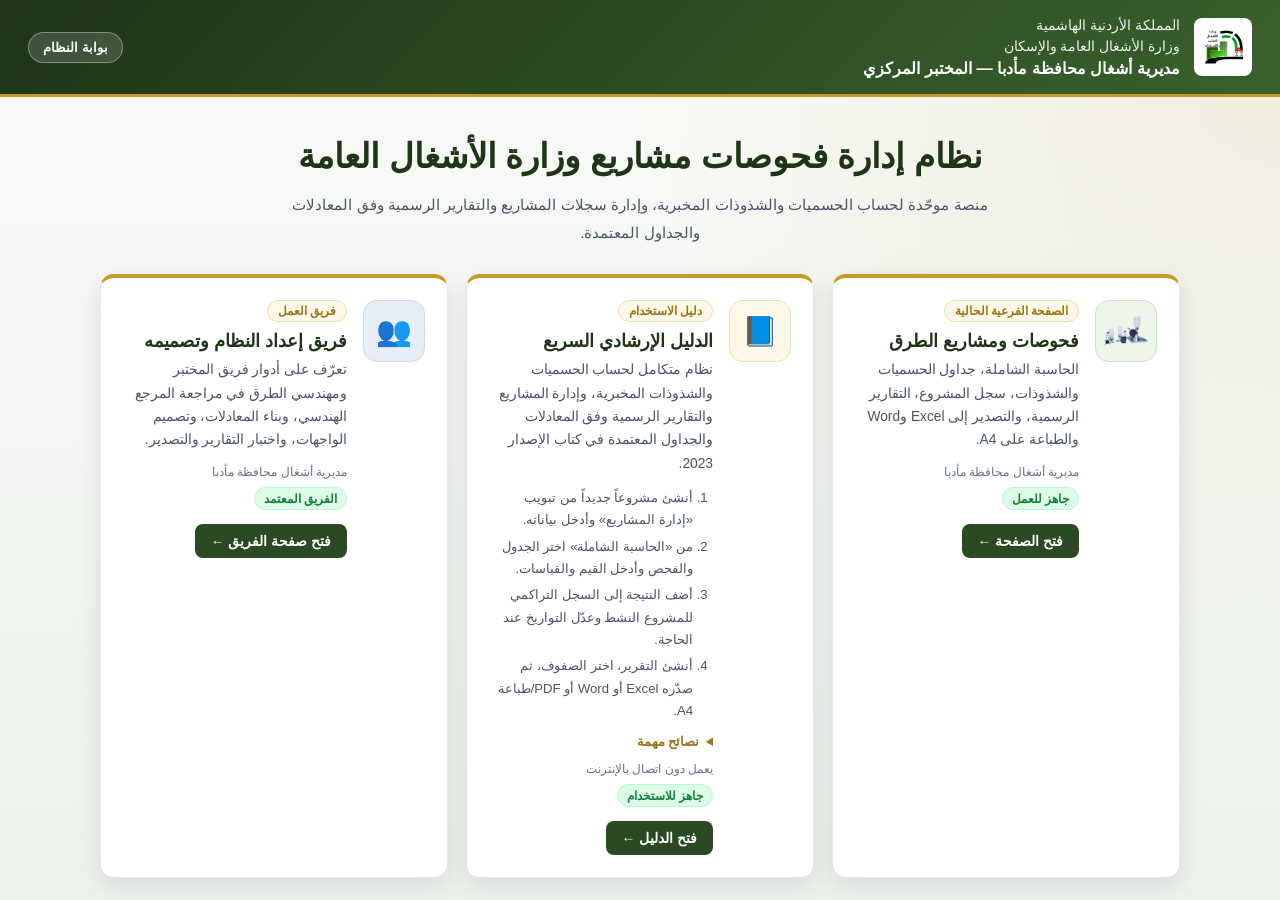
<file: portal.html>
<!DOCTYPE html>
<html lang="ar" dir="rtl">
<head>
  <meta charset="utf-8" />
  <meta name="viewport" content="width=device-width, initial-scale=1" />
  <title>نظام إدارة فحوصات مشاريع وزارة الأشغال العامة</title>
  <style>
    :root {
      --primary-900: #1e3518;
      --primary-800: #2b4922;
      --primary-700: #3a612d;
      --primary-100: #eef5eb;
      --primary-50: #f6faf4;
      --gold-700: #9a7418;
      --gold-600: #c59b27;
      --gold-100: #fdf8e7;
      --slate-900: #0f172a;
      --slate-600: #475569;
      --slate-500: #64748b;
      --slate-300: #cbd5e1;
      --slate-200: #e2e8f0;
      --slate-100: #f1f5f9;
      --white: #ffffff;
      --radius-lg: 14px;
      --radius-md: 10px;
      --shadow-md: 0 8px 24px rgba(15, 23, 42, 0.10);
    }

    * { box-sizing: border-box; margin: 0; padding: 0; }

    html, body { height: 100%; }

    body {
      font-family: "Segoe UI", Tahoma, Arial, sans-serif;
      color: var(--slate-900);
      background: var(--slate-100);
      overflow: hidden;
    }

    .hidden { display: none !important; }

    .portal-shell::-webkit-scrollbar,
    .guide-page::-webkit-scrollbar { width: 10px; }

    .portal-shell::-webkit-scrollbar-track,
    .guide-page::-webkit-scrollbar-track { background: #e9eee7; }

    .portal-shell::-webkit-scrollbar-thumb,
    .guide-page::-webkit-scrollbar-thumb {
      background: var(--primary-700);
      border: 2px solid #e9eee7;
      border-radius: 999px;
    }

    /* ===== البوابة الرئيسية ===== */
    .portal-shell {
      height: 100vh;
      height: 100dvh;
      min-height: 0;
      display: flex;
      flex-direction: column;
      overflow-y: auto;
      overscroll-behavior: contain;
      scrollbar-width: thin;
      scrollbar-color: var(--primary-700) #e9eee7;
      background:
        radial-gradient(circle at top right, rgba(197, 155, 39, 0.12), transparent 42%),
        linear-gradient(180deg, #f8faf7 0%, #eef2ed 100%);
    }

    .portal-header {
      background: linear-gradient(135deg, var(--primary-900), var(--primary-700));
      color: var(--white);
      padding: 16px 28px;
      display: flex;
      align-items: center;
      justify-content: space-between;
      gap: 14px;
      flex-wrap: wrap;
      border-bottom: 3px solid var(--gold-600);
    }

    .portal-brand {
      display: flex;
      align-items: center;
      gap: 14px;
    }

    .portal-brand img {
      width: 58px;
      height: 58px;
      object-fit: contain;
      background: var(--white);
      border-radius: 8px;
      padding: 4px;
    }

    .portal-kingdom, .portal-ministry {
      font-size: 0.86rem;
      opacity: 0.92;
      line-height: 1.5;
    }

    .portal-directorate {
      font-size: 1.02rem;
      font-weight: 800;
      margin-top: 2px;
    }

    .portal-badge {
      font-size: 0.8rem;
      font-weight: 800;
      padding: 7px 14px;
      border-radius: 999px;
      background: rgba(255, 255, 255, 0.14);
      border: 1px solid rgba(255, 255, 255, 0.35);
    }

    .portal-main {
      width: min(1080px, calc(100% - 32px));
      margin: 34px auto;
      flex: 1;
    }

    .portal-intro {
      text-align: center;
      margin-bottom: 28px;
    }

    .portal-intro h1 {
      font-size: clamp(1.35rem, 3.2vw, 2.15rem);
      color: var(--primary-900);
      line-height: 1.5;
      margin-bottom: 8px;
    }

    .portal-intro p {
      color: var(--slate-600);
      font-size: 0.96rem;
      line-height: 1.8;
      max-width: 720px;
      margin: 0 auto;
    }

    .portal-cards {
      display: grid;
      grid-template-columns: repeat(auto-fit, minmax(290px, 1fr));
      gap: 18px;
      justify-items: center;
    }

    .portal-card {
      width: 100%;
      max-width: 540px;
      background: var(--white);
      border: 1px solid var(--slate-200);
      border-top: 4px solid var(--gold-600);
      border-radius: var(--radius-lg);
      box-shadow: var(--shadow-md);
      padding: 22px;
      display: flex;
      gap: 16px;
      cursor: pointer;
      transition: transform 0.18s ease, box-shadow 0.18s ease;
    }

    .portal-card:hover {
      transform: translateY(-3px);
      box-shadow: 0 12px 30px rgba(15, 23, 42, 0.14);
    }

    .portal-card-icon.guide-icon {
      background: var(--gold-100);
      border-color: #f0dfae;
      font-size: 1.8rem;
    }

    .portal-card-icon.team-icon {
      background: #e8eef7;
      border-color: #cbd9e8;
      font-size: 1.8rem;
    }

    .guide-steps {
      margin: 0 0 12px;
      padding-inline-start: 20px;
      font-size: 0.82rem;
      color: var(--slate-600);
      line-height: 1.7;
    }

    .guide-steps li + li { margin-top: 4px; }

    .guide-more {
      font-size: 0.8rem;
      color: var(--slate-600);
      margin-bottom: 12px;
    }

    .guide-more summary {
      cursor: pointer;
      font-weight: 800;
      color: var(--gold-700);
    }

    .guide-more ul {
      margin-top: 8px;
      padding-inline-start: 18px;
      line-height: 1.7;
    }

    .portal-card-icon {
      flex: 0 0 62px;
      height: 62px;
      border-radius: 14px;
      display: grid;
      place-items: center;
      font-size: 1.9rem;
      background: var(--primary-100);
      border: 1px solid #cfe0c9;
    }

    .portal-card-icon img {
      display: block;
      width: 52px;
      height: 52px;
      object-fit: contain;
      border-radius: 8px;
    }

    .portal-card-body { flex: 1; min-width: 0; }

    .portal-card-tag {
      display: inline-block;
      font-size: 0.72rem;
      font-weight: 800;
      color: var(--gold-700);
      background: var(--gold-100);
      border: 1px solid #f0dfae;
      border-radius: 999px;
      padding: 3px 10px;
      margin-bottom: 8px;
    }

    .portal-card h2 {
      font-size: 1.12rem;
      color: var(--primary-900);
      margin-bottom: 6px;
    }

    .portal-card p {
      font-size: 0.86rem;
      color: var(--slate-600);
      line-height: 1.7;
      margin-bottom: 12px;
    }

    .portal-card-meta {
      display: flex;
      align-items: center;
      flex-wrap: wrap;
      gap: 8px 12px;
      font-size: 0.78rem;
      color: var(--slate-500);
      margin-bottom: 14px;
    }

    .portal-status {
      font-weight: 800;
      color: #15803d;
      background: #dcfce7;
      border: 1px solid #bbf7d0;
      border-radius: 999px;
      padding: 3px 9px;
    }

    .portal-open-btn {
      border: 0;
      border-radius: 8px;
      background: var(--primary-800);
      color: var(--white);
      font-weight: 800;
      font-size: 0.86rem;
      padding: 9px 16px;
      cursor: pointer;
    }

    .portal-open-btn:hover { background: var(--primary-700); }

    .portal-footer {
      text-align: center;
      font-size: 0.76rem;
      color: var(--slate-500);
      background: var(--white);
      border-top: 1px solid var(--slate-200);
      padding: 12px 16px;
      line-height: 1.7;
    }


    /* ===== صفحة الدليل الإرشادي ===== */
    .guide-page {
      height: 100vh;
      height: 100dvh;
      min-height: 0;
      display: flex;
      flex-direction: column;
      overflow-y: auto;
      overscroll-behavior: contain;
      scrollbar-width: thin;
      scrollbar-color: var(--primary-700) #e9eee7;
      background:
        radial-gradient(circle at top left, rgba(197, 155, 39, 0.12), transparent 42%),
        linear-gradient(180deg, #f8faf7 0%, #eef2ed 100%);
    }

    .guide-topbar {
      background: linear-gradient(135deg, var(--primary-900), var(--primary-700));
      color: var(--white);
      padding: 12px 28px;
      display: flex;
      align-items: center;
      gap: 10px 14px;
      flex-wrap: wrap;
      border-bottom: 3px solid var(--gold-600);
    }

    .guide-topbar strong { font-size: 0.95rem; }
    .guide-topbar .crumb { font-size: 0.8rem; opacity: 0.78; }
    .guide-topbar .spacer { flex: 1; }

    .guide-main {
      width: min(1080px, calc(100% - 32px));
      margin: 26px auto 40px;
      flex: 1;
    }

    .guide-hero {
      background: var(--white);
      border: 1px solid var(--slate-200);
      border-right: 6px solid var(--gold-600);
      border-radius: var(--radius-lg);
      box-shadow: var(--shadow-md);
      padding: 22px;
      margin-bottom: 18px;
    }

    .guide-hero h1 {
      font-size: clamp(1.3rem, 3vw, 1.9rem);
      color: var(--primary-900);
      line-height: 1.5;
      margin-bottom: 8px;
    }

    .guide-hero > p {
      color: var(--slate-600);
      font-size: 0.9rem;
      line-height: 1.8;
    }

    .guide-actions {
      display: flex;
      gap: 8px;
      flex-wrap: wrap;
      margin-top: 14px;
    }

    .guide-flow {
      display: grid;
      grid-template-columns: repeat(auto-fit, minmax(150px, 1fr));
      gap: 8px;
      margin-top: 14px;
    }

    .guide-flow-step {
      background: var(--primary-50);
      border: 1px solid #d8e6d2;
      border-radius: var(--radius-md);
      padding: 10px;
      font-size: 0.78rem;
      color: var(--slate-600);
      text-align: center;
      line-height: 1.6;
    }

    .guide-flow-step strong {
      display: block;
      color: var(--primary-800);
      margin-bottom: 3px;
    }

    .guide-grid {
      display: grid;
      grid-template-columns: repeat(auto-fit, minmax(300px, 1fr));
      gap: 14px;
    }

    .guide-item {
      background: var(--white);
      border: 1px solid var(--slate-200);
      border-top: 4px solid var(--primary-700);
      border-radius: var(--radius-lg);
      box-shadow: var(--shadow-md);
      padding: 16px;
    }

    .guide-item-head {
      display: flex;
      align-items: flex-start;
      gap: 10px;
      margin-bottom: 8px;
    }

    .guide-item-icon {
      flex: 0 0 38px;
      height: 38px;
      border-radius: 10px;
      background: var(--primary-100);
      display: grid;
      place-items: center;
      font-size: 1.3rem;
    }

    .guide-item h2 {
      font-size: 1.02rem;
      color: var(--primary-900);
      line-height: 1.5;
    }

    .guide-badge {
      display: inline-block;
      font-size: 0.7rem;
      font-weight: 800;
      color: var(--gold-700);
      background: var(--gold-100);
      border: 1px solid #f0dfae;
      border-radius: 999px;
      padding: 2px 8px;
      margin-bottom: 8px;
    }

    .guide-item p {
      font-size: 0.84rem;
      color: var(--slate-600);
      line-height: 1.75;
    }

    .guide-item ul {
      margin: 8px 0 0;
      padding-inline-start: 18px;
      font-size: 0.8rem;
      color: var(--slate-600);
      line-height: 1.7;
    }

    .guide-item li + li { margin-top: 3px; }

    @media (max-width: 640px) {
      .guide-topbar { padding: 10px 14px; }
      .guide-main { margin: 18px auto 30px; }
      .guide-hero { padding: 16px; }
    }

    /* ===== مساحة الصفحة الفرعية المضمّنة ===== */
    .app-shell {
      height: 100vh;
      display: flex;
      flex-direction: column;
      background: #e8ede7;
    }

    .app-shell-bar {
      background: var(--primary-900);
      color: var(--white);
      padding: 9px 16px;
      display: flex;
      align-items: center;
      gap: 10px 14px;
      flex-wrap: wrap;
      border-bottom: 3px solid var(--gold-600);
      box-shadow: 0 2px 10px rgba(15, 23, 42, 0.18);
      z-index: 2;
    }

    .app-shell-bar strong { font-size: 0.92rem; }
    .app-shell-bar .crumb { font-size: 0.82rem; opacity: 0.8; }
    .app-shell-bar .spacer { flex: 1; }

    .app-shell-btn {
      border: 1px solid rgba(255, 255, 255, 0.45);
      background: rgba(255, 255, 255, 0.12);
      color: var(--white);
      border-radius: 7px;
      padding: 6px 12px;
      font-size: 0.82rem;
      font-weight: 800;
      cursor: pointer;
    }

    .app-shell-btn:hover { background: rgba(255, 255, 255, 0.22); }

    .app-frame-card {
      flex: 1;
      min-height: 0;
      margin: 10px;
      background: var(--white);
      border: 1px solid var(--slate-300);
      border-radius: var(--radius-lg);
      overflow: hidden;
      box-shadow: var(--shadow-md);
      display: flex;
    }

    #appFrame {
      width: 100%;
      height: 100%;
      border: 0;
      display: block;
      background: var(--white);
    }

    @media (max-width: 640px) {
      .portal-header { padding: 12px 16px; }
      .portal-card { padding: 16px; }
      .portal-card-icon { flex-basis: 50px; height: 50px; }
      .app-frame-card { margin: 5px; }
      .app-shell-bar { padding: 8px 10px; }
    }

    @media print {
      .portal-shell, .app-shell-bar { display: none !important; }
      .app-shell { display: block !important; height: auto !important; background: #fff !important; }
      .app-frame-card { margin: 0 !important; border: 0 !important; box-shadow: none !important; }
    }
  </style>
</head>
<body>
  <!-- البوابة الرئيسية -->
  <div id="portalLanding" class="portal-shell">
    <header class="portal-header">
      <div class="portal-brand">
        <img id="portalLogo" src="logo-web.png" alt="شعار وزارة الأشغال العامة والإسكان" />
        <div>
          <div class="portal-kingdom">المملكة الأردنية الهاشمية</div>
          <div class="portal-kingdom">وزارة الأشغال العامة والإسكان</div>
          <div class="portal-directorate">مديرية أشغال محافظة مأدبا — المختبر المركزي</div>
        </div>
      </div>
      <div class="portal-badge">بوابة النظام</div>
    </header>

    <main class="portal-main">
      <div class="portal-intro">
        <h1>نظام إدارة فحوصات مشاريع وزارة الأشغال العامة</h1>
        <p>
          منصة موحّدة لحساب الحسميات والشذوذات المخبرية، وإدارة سجلات المشاريع والتقارير الرسمية
          وفق المعادلات والجداول المعتمدة.
        </p>
      </div>

      <div class="portal-cards">
        <article class="portal-card" onclick="openAppPage()" tabindex="0" role="button" aria-label="فتح نظام فحوصات ومشاريع الطرق">
          <div class="portal-card-icon" aria-hidden="true">
            <img id="portalCardIcon" src="portal-card-icon.png" alt="أيقونة الصفحة الفرعية" />
          </div>
          <div class="portal-card-body">
            <span class="portal-card-tag">الصفحة الفرعية الحالية</span>
            <h2>فحوصات ومشاريع الطرق</h2>
            <p>
              الحاسبة الشاملة، جداول الحسميات والشذوذات، سجل المشروع، التقارير الرسمية،
              والتصدير إلى Excel وWord والطباعة على A4.
            </p>
            <div class="portal-card-meta">
              <span>مديرية أشغال محافظة مأدبا</span>
              <span class="portal-status">جاهز للعمل</span>
            </div>
            <button type="button" class="portal-open-btn" onclick="event.stopPropagation(); openAppPage()">فتح الصفحة ←</button>
          </div>
        </article>

        <!-- بطاقة الدليل الإرشادي -->
        <article class="portal-card guide-card" role="button" tabindex="0" onclick="openGuidePage()" onkeydown="if(event.key==='Enter'||event.key===' '){event.preventDefault();openGuidePage();}" aria-label="فتح الدليل الإرشادي لشرح جميع تبويبات النظام">
          <div class="portal-card-icon guide-icon" aria-hidden="true">📘</div>
          <div class="portal-card-body">
            <span class="portal-card-tag">دليل الاستخدام</span>
            <h2>الدليل الإرشادي السريع</h2>
            <p>
              نظام متكامل لحساب الحسميات والشذوذات المخبرية، وإدارة المشاريع والتقارير الرسمية
              وفق المعادلات والجداول المعتمدة في كتاب الإصدار 2023.
            </p>
            <ol class="guide-steps">
              <li>أنشئ مشروعاً جديداً من تبويب «إدارة المشاريع» وأدخل بياناته.</li>
              <li>من «الحاسبة الشاملة» اختر الجدول والفحص وأدخل القيم والقياسات.</li>
              <li>أضف النتيجة إلى السجل التراكمي للمشروع النشط وعدّل التواريخ عند الحاجة.</li>
              <li>أنشئ التقرير، اختر الصفوف، ثم صدّره Excel أو Word أو PDF/طباعة A4.</li>
            </ol>
            <details class="guide-more">
              <summary>نصائح مهمة</summary>
              <ul>
                <li>البيانات محفوظة تلقائياً في المتصفح، ويمكن تصديرها أو استيرادها كملف JSON.</li>
                <li>تظهر الأرقام دائماً بالصيغة اللاتينية 123، والتواريخ قابلة للتعديل بصيغة يوم/شهر/سنة.</li>
                <li>يمنع النظام تكرار المشاريع أو الفحوصات أو التقارير ويعرض تنبيهاً واضحاً.</li>
              </ul>
            </details>
            <div class="portal-card-meta">
              <span>يعمل دون اتصال بالإنترنت</span>
              <span class="portal-status">جاهز للاستخدام</span>
            </div>
            <button type="button" class="portal-open-btn" onclick="event.stopPropagation(); openGuidePage()">فتح الدليل ←</button>
          </div>
        </article>

        <!-- بطاقة فريق العمل -->
        <article class="portal-card team-card" role="button" tabindex="0" onclick="openTeamPage()" onkeydown="if(event.key==='Enter'||event.key===' '){event.preventDefault();openTeamPage();}" aria-label="فتح صفحة فريق إعداد النظام وتصميمه">
          <div class="portal-card-icon team-icon" aria-hidden="true">👥</div>
          <div class="portal-card-body">
            <span class="portal-card-tag">فريق العمل</span>
            <h2>فريق إعداد النظام وتصميمه</h2>
            <p>
              تعرّف على أدوار فريق المختبر ومهندسي الطرق في مراجعة المرجع الهندسي،
              وبناء المعادلات، وتصميم الواجهات، واختبار التقارير والتصدير.
            </p>
            <div class="portal-card-meta">
              <span>مديرية أشغال محافظة مأدبا</span>
              <span class="portal-status">الفريق المعتمد</span>
            </div>
            <button type="button" class="portal-open-btn" onclick="event.stopPropagation(); openTeamPage()">فتح صفحة الفريق ←</button>
          </div>
        </article>
      </div>
    </main>

    <footer class="portal-footer">
      وزارة الأشغال العامة والإسكان — مديرية أشغال محافظة مأدبا | المختبر المركزي-الحسميات والشذوذات
    </footer>
  </div>

  <!-- صفحة الدليل الإرشادي لشرح جميع تبويبات النظام -->
  <div id="guidePage" class="guide-page hidden">
    <header class="guide-topbar">
      <button type="button" class="app-shell-btn" onclick="backToPortalFromGuide()">↩️ العودة للبوابة</button>
      <div>
        <strong>الدليل الإرشادي</strong>
        <span class="crumb"> / شرح جميع تبويبات النظام</span>
      </div>
      <div class="spacer"></div>
      <button type="button" class="app-shell-btn" onclick="openAppPage()">فتح النظام ←</button>
    </header>

    <main class="guide-main">
      <section class="guide-hero">
        <span class="portal-card-tag">دليل الاستخدام</span>
        <h1>دليل نظام إدارة فحوصات مشاريع الطرق</h1>
        <p>
          يشرح هذا الدليل وظيفة كل تبويب في النظام، وترتيب العمل الصحيح من إنشاء المشروع حتى إصدار التقرير الرسمي،
          مع الالتزام بالمعادلات والجداول المعتمدة في كتاب «أسس القبول والقبول مع الحسم والرفض لمشاريع الطرق — إصدار 2023».
        </p>
        <div class="guide-flow">
          <div class="guide-flow-step"><strong>1</strong>إنشاء مشروع جديد</div>
          <div class="guide-flow-step"><strong>2</strong>إدخال فحص بالحاسبة</div>
          <div class="guide-flow-step"><strong>3</strong>مراجعة الكشف التراكمي</div>
          <div class="guide-flow-step"><strong>4</strong>إنشاء التقرير واختيار الصفوف</div>
          <div class="guide-flow-step"><strong>5</strong>التصدير والطباعة على A4</div>
        </div>
        <div class="guide-actions">
          <button type="button" class="portal-open-btn" onclick="openAppPage()">🧮 فتح النظام والبدء</button>
          <button type="button" class="app-shell-btn" onclick="backToPortalFromGuide()" style="color:#1e3518;background:#eef5eb;border-color:#cfe0c9;">↩️ العودة للبوابة</button>
        </div>
      </section>

      <div class="guide-grid">
        <article class="guide-item">
          <div class="guide-item-head">
            <div class="guide-item-icon" aria-hidden="true">📁</div>
            <div>
              <span class="guide-badge">البداية</span>
              <h2>إدارة المشاريع والتقارير</h2>
            </div>
          </div>
          <p>الوحة الرئيسية لإنشاء المشاريع ومتابعة كل مشروع في صفحة مستقلة.</p>
          <ul>
            <li>زر «إضافة مشروع جديد» يفتح نافذة إدخال الاسم والرقم والمقاول والاستشاري ونوع العينة والموقع والطول.</li>
            <li>صفحة المشروع تعرض الإحصاءات وسجل الفحوصات والتقارير الصادرة له.</li>
            <li>منها يمكن تعديل بيانات المشروع، وتصديره أو استيراده بصيغة JSON، وإنشاء تقرير جديد.</li>
          </ul>
        </article>

        <article class="guide-item">
          <div class="guide-item-head">
            <div class="guide-item-icon" aria-hidden="true">🗂️</div>
            <div>
              <span class="guide-badge">تنظيم</span>
              <h2>قائمة المشاريع</h2>
            </div>
          </div>
          <p>عرض شامل لجميع المشاريع المسجلة عند العمل على أكثر من مشروع.</p>
          <ul>
            <li>بحث سريع بالاسم أو رقم المشروع أو المقاول أو الاستشاري أو الموقع.</li>
            <li>فتح المشروع مباشرة إلى صفحته الخاصة وسجله وتقاريره.</li>
            <li>حذف المشروع مع كامل سجله وتقاريره بعد تأكيد الحذف.</li>
          </ul>
        </article>

        <article class="guide-item">
          <div class="guide-item-head">
            <div class="guide-item-icon" aria-hidden="true">📑</div>
            <div>
              <span class="guide-badge">متابعة</span>
              <h2>التقارير</h2>
            </div>
          </div>
          <p>لوحة مستقلة لمتابعة كل التقارير الصادرة في المشاريع ومؤشرات أدائها.</p>
          <ul>
            <li>بحث فوري باسم المشروع أو رقم التقرير أو اسم التقرير.</li>
            <li>فلترة التقارير حسب المشروع وحالة الاعتماد، مع مؤشرات للمشاريع والتقارير والحسميات.</li>
            <li>كل مشروع في قسم مستقل يعرض تقاريره وعدد الفحوصات وقيم الحسم.</li>
            <li>تمييز «تحتاج إعادة فحص» و«مقبول مع حسم» و«مقبول بدون حسم» بشارات واضحة.</li>
            <li>تعديل تاريخ التقرير وعرض الصفوف وطباعتها وتصديرها من داخل اللوحة مباشرة.</li>
            <li>إصدار مذكرة داخلية رسمية لمدير الأشغال بالفحوصات المحددة، مع معاينة وطباعة A4 وتصدير Word.</li>
          </ul>
        </article>

        <article class="guide-item">
          <div class="guide-item-head">
            <div class="guide-item-icon" aria-hidden="true">🧮</div>
            <div>
              <span class="guide-badge">الأساس</span>
              <h2>الحاسبة الشاملة للحسميات (معادلة 1 و 2)</h2>
            </div>
          </div>
          <p>المحرك الرئيسي لحساب قيمة الحسم بسبب شذوذ الفحوصات المخبرية.</p>
          <ul>
            <li>اختيار تصنيف الطريق والجدول والفحص من الجداول 5 إلى 16.</li>
            <li>إدخال الكمية الممثلة (ك) والسعر (س) ونتائج المراحل الثلاث مع أوزان الجدول 3 القابلة للتعديل.</li>
            <li>عرض النتيجة المالية المفصلة وإضافتها إلى الكشف التراكمي للمشروع النشط.</li>
            <li>الكشف التراكمي قابل للتعديل المباشر، وضبط تاريخه بصيغة يوم/شهر/سنة.</li>
          </ul>
        </article>

        <article class="guide-item">
          <div class="guide-item-head">
            <div class="guide-item-icon" aria-hidden="true">📏</div>
            <div>
              <span class="guide-badge">البند 2.2.2</span>
              <h2>سماكة الخلطة الإسفلتية (جدول 4)</h2>
            </div>
          </div>
          <p>تحديد فروقات السماكة لطبقات الخلطة الإسفلتية وحسمها وفق الجدول 4.</p>
          <ul>
            <li>تقييم منفصل لكورات التنفيذ وضبط الجودة، مع مساحة ممثلة محسوبة لكل مرحلة.</li>
            <li>تفاوت مسموح 3 مم لطبقة و5 مم لطبقتين و7 مم لثلاث طبقات، وسماح 5 مم لطبقة 5 سم.</li>
            <li>نسبة 10% من الكورات تُقرَّب لأعلى ويُعفى أعلى الكورات شذوذاً أولاً.</li>
            <li>النقص حتى 10% يُحسم، وما زاد عن 10% يُرفض ويُعالج بإضافة طبقة إسفلتية.</li>
          </ul>
        </article>

        <article class="guide-item">
          <div class="guide-item-head">
            <div class="guide-item-icon" aria-hidden="true">🚜</div>
            <div>
              <span class="guide-badge">البند 2.2.4</span>
              <h2>درجات رك الإسفلت</h2>
            </div>
          </div>
          <p>تقييم درجات الرك لكل طريق منفصل ولكل يوم عمل.</p>
          <ul>
            <li>إدخال درجة الرك المطلوبة ومساحة يوم العمل والسعر وقراءات الكورات.</li>
            <li>أي كور يقل بأكثر من 3 درجات يُستثنى من المعدل ويُرفض حسب ما يمثله.</li>
            <li>التنفيذ وضبط الجودة: سماح -2 درجة وحسم 30% موزّعاً تراكمياً.</li>
            <li>لجنة الاستلام: سماح -1 درجة وحسم 20% للدرجة الثانية، مع زر تحميل المثال 6.</li>
          </ul>
        </article>

        <article class="guide-item">
          <div class="guide-item-head">
            <div class="guide-item-icon" aria-hidden="true">🪨</div>
            <div>
              <span class="guide-badge">البند 2.1</span>
              <h2>سماكة الفرشيات وحفر الاختبار</h2>
            </div>
          </div>
          <p>حاسبتان لفحص الفرشيات وتصنيف حفر الاختبار لغايات الاستلام.</p>
          <ul>
            <li>سماكة الفرشيات: عينة أصلية وعينة على بعد 10 م قبلها وأخرى بعدها، ويحسب معدل الثلاث.</li>
            <li>لا يتجاوز النقص 25% لأي نقطة، و15% للمعدل، مع طرح سماح المواصفة -1 سم قبل الحسم.</li>
            <li>تجاوز 15% للمعدل يعني تعويض النقص بإضافة طبقة إسفلتية تحددها اللجنة.</li>
            <li>حسب طول المشروع يحدد الجدول 1 الحد الأدنى لعدد الحفر الكبيرة والصغيرة.</li>
          </ul>
        </article>

        <article class="guide-item">
          <div class="guide-item-head">
            <div class="guide-item-icon" aria-hidden="true">📘</div>
            <div>
              <span class="guide-badge">الملحق 3</span>
              <h2>أمثلة الكتاب التفاعلية</h2>
            </div>
          </div>
          <p>الأمثلة التوضيحية المعتمدة من الملحق رقم 3 بنصوصها ومعادلاتها الأصلية.</p>
          <ul>
            <li>تغطي الصفحات 44 إلى 49 من الكتاب المرجعي.</li>
            <li>يمكن تغيير الكمية الممثلة (A) والسعر للوحدة (B) في أي مثال.</li>
            <li>تُحدَّث المعادلات والنتيجة فوراً لمراجعة تطابق الحسابات مع الكتاب.</li>
          </ul>
        </article>

        <article class="guide-item">
          <div class="guide-item-head">
            <div class="guide-item-icon" aria-hidden="true">📋</div>
            <div>
              <span class="guide-badge">مرجع</span>
              <h2>الجداول المرجعية الكاملة (1 – 16)</h2>
            </div>
          </div>
          <p>موسوعة بجميع جداول الكتاب لمراجعة الحدود والنسب أثناء الحساب.</p>
          <ul>
            <li>جداول القسم الأول والثاني 1 إلى 4.</li>
            <li>ملحق 1 للطرق الرئيسية والثانوية والقروية: جداول 5 إلى 12.</li>
            <li>ملحق 2 للطرق الزراعية: جداول 13 إلى 16.</li>
            <li>فلترة سريعة بين المجموعات، مع حدود التجاوز والتفاوت ونسب الحسم والملاحظات الملزمة.</li>
          </ul>
        </article>
      </div>
    </main>
  </div>

  <!-- صفحة فريق العمل وأدواره في إعداد وتصميم النظام -->
  <div id="teamPage" class="guide-page hidden">
    <header class="guide-topbar">
      <button type="button" class="app-shell-btn" onclick="backToPortalFromTeam()">↩️ العودة للبوابة</button>
      <div>
        <strong>فريق العمل</strong>
        <span class="crumb"> / أدوار الإعداد والتصميم</span>
      </div>
      <div class="spacer"></div>
      <button type="button" class="app-shell-btn" onclick="openAppPage()">فتح النظام ←</button>
    </header>

    <main class="guide-main">
      <section class="guide-hero">
        <span class="portal-card-tag">فريق العمل</span>
        <h1>فريق إعداد وتصميم نظام فحوصات الطرق</h1>
        <p>
          ضمّ فريق العمل رأس المختبر ومهندسي الطرق لمراجعة الكتاب المرجعي، وتحويل معادلاته وجداوله إلى حاسبات عملية،
          ثم تصميم واجهة النظام واختبار التقارير وملفات التصدير حتى يخرج الحل متوافقاً مع أعمال المختبر الميدانية.
        </p>
        <div class="guide-flow">
          <div class="guide-flow-step"><strong>1</strong>مراجعة المرجع الهندسي</div>
          <div class="guide-flow-step"><strong>2</strong>بناء المعادلات والجداول</div>
          <div class="guide-flow-step"><strong>3</strong>تصميم شاشات الإدخال</div>
          <div class="guide-flow-step"><strong>4</strong>ضبط التقارير والتصدير</div>
          <div class="guide-flow-step"><strong>5</strong>الاختبار والاعتماد</div>
        </div>
        <div class="guide-actions">
          <button type="button" class="portal-open-btn" onclick="openAppPage()">🧮 فتح النظام</button>
          <button type="button" class="app-shell-btn" onclick="backToPortalFromTeam()" style="color:#1e3518;background:#eef5eb;border-color:#cfe0c9;">↩️ العودة للبوابة</button>
        </div>
      </section>

      <div class="guide-grid">
        <article class="guide-item">
          <div class="guide-item-head">
            <div class="guide-item-icon" aria-hidden="true">👤</div>
            <div>
              <span class="guide-badge">رئيس القسم</span>
              <h2>م. براءة الغليلات</h2>
            </div>
          </div>
          <p>رئيس قسم مختبر أشغال مأدبا</p>
          <ul>
            <li>اعتماد المنهجية الهندسية المستندة إلى كتاب الإصدار 2023 ومراجعة نطاق العمل المطلوب.</li>
            <li>مراجعة المعادلات والجداول المعتمدة والتأكد من مطابقة النتائج لأمثلة الملحق 3.</li>
            <li>إقرار شكل التقرير الرسمي والتوقيعات واعتماد مخرجات النظام للاستخدام الميداني.</li>
          </ul>
        </article>

        <article class="guide-item">
          <div class="guide-item-head">
            <div class="guide-item-icon" aria-hidden="true">🛣️</div>
            <div>
              <span class="guide-badge">مهندس طرق</span>
              <h2>م. أيمن الفساطلة</h2>
            </div>
          </div>
          <p>مهندس طرق — فريق الإعداد والتصميم</p>
          <ul>
            <li>تحويل جداول الحسميات والشذوذات إلى قواعد حسابية قابلة للتنفيذ داخل الحاسبة الشاملة.</li>
            <li>ضبط اختيار الجداول 5 إلى 16 حسب تصنيف الطريق ونوع الفحص والطبقة.</li>
            <li>مراجعة أمثلة الكتاب التفاعلية ومطابقة قيمها مع المعادلات المعتمدة.</li>
          </ul>
        </article>

        <article class="guide-item">
          <div class="guide-item-head">
            <div class="guide-item-icon" aria-hidden="true">📐</div>
            <div>
              <span class="guide-badge">مهندس طرق</span>
              <h2>م. أحمد الزن</h2>
            </div>
          </div>
          <p>مهندس طرق — فريق الإعداد والتصميم</p>
          <ul>
            <li>تصميم حاسبات سماكة الخلطة الإسفلتية ودرجات الرك وسماح الفرشيات وحفر الاختبار.</li>
            <li>ضبط قواعد سماح المواصفات ونسب الحسم وحدود الرفض في كل وحدة حسابية.</li>
            <li>اختبار الحاسبات على حالات عملية والتأكد من ظهور النتائج وتفسير القرار بوضوح.</li>
          </ul>
        </article>

        <article class="guide-item">
          <div class="guide-item-head">
            <div class="guide-item-icon" aria-hidden="true">🗂️</div>
            <div>
              <span class="guide-badge">مهندس طرق</span>
              <h2>م. محمد الحيصة</h2>
            </div>
          </div>
          <p>مهندس طرق — فريق الإعداد والتصميم</p>
          <ul>
            <li>تنظيم هيكل المشاريع والسجلات المستقلة وربط الفحوصات بالتقارير الرسمية.</li>
            <li>تصميم شاشات إدخال البيانات والكشف التراكمي وتجربة المستخدم داخل التبويبات.</li>
            <li>متابعة مخرجات Excel وWord والطباعة على A4 وضبط تناسقها مع معاينة التقرير.</li>
          </ul>
        </article>
      </div>
    </main>
  </div>

  <!-- عرض التطبيق الحالي كصفحة فرعية داخل بطاقة -->
  <div id="appShell" class="app-shell hidden">
    <div class="app-shell-bar">
      <button type="button" class="app-shell-btn" onclick="backToPortal()">↩️ العودة للبوابة</button>
      <div>
        <strong>نظام إدارة فحوصات مشاريع وزارة الأشغال العامة</strong>
        <span class="crumb"> / فحوصات ومشاريع الطرق</span>
      </div>
      <div class="spacer"></div>
      <button type="button" class="app-shell-btn" onclick="openAppInNewTab()">↗️ فتح في نافذة جديدة</button>
    </div>
    <div class="app-frame-card">
      <iframe id="appFrame" title="نظام فحوصات ومشاريع الطرق" allow="fullscreen"></iframe>
    </div>
  </div>

  <!-- يُحقن هنا التطبيق الحالي كاملاً أثناء البناء (نسخة واحدة داخل ملف مستقل) -->
  <template id="appPageTemplate"><!-- APP_HTML --></template>

  <script>
    function hideAllPortalViews() {
      ["portalLanding", "appShell", "guidePage", "teamPage"].forEach((id) => {
        const el = document.getElementById(id);
        if (el) el.classList.add("hidden");
      });
    }

    function openAppPage() {
      const frame = document.getElementById("appFrame");
      if (frame && !frame.srcdoc) {
        frame.srcdoc = document.getElementById("appPageTemplate").innerHTML;
      }
      hideAllPortalViews();
      document.getElementById("appShell").classList.remove("hidden");
      history.replaceState(null, "", "#app");
      if (frame) window.setTimeout(() => frame.focus(), 0);
    }

    function openGuidePage() {
      hideAllPortalViews();
      const guide = document.getElementById("guidePage");
      if (guide) {
        guide.classList.remove("hidden");
        guide.scrollTop = 0;
      }
      window.scrollTo(0, 0);
      history.replaceState(null, "", "#guide");
    }

    function openTeamPage() {
      hideAllPortalViews();
      const team = document.getElementById("teamPage");
      if (team) {
        team.classList.remove("hidden");
        team.scrollTop = 0;
      }
      window.scrollTo(0, 0);
      history.replaceState(null, "", "#team");
    }

    function backToPortal() {
      hideAllPortalViews();
      document.getElementById("portalLanding").classList.remove("hidden");
      history.replaceState(null, "", location.pathname + location.search);
    }

    function backToPortalFromGuide() {
      backToPortal();
    }

    function backToPortalFromTeam() {
      backToPortal();
    }

    function openAppInNewTab() {
      const url = location.href.split("#")[0] + "#app";
      window.open(url, "_blank");
    }

    function syncViewWithHash() {
      if (location.hash === "#app") openAppPage();
      else if (location.hash === "#guide") openGuidePage();
      else if (location.hash === "#team") openTeamPage();
      else {
        hideAllPortalViews();
        document.getElementById("portalLanding").classList.remove("hidden");
      }
    }

    window.addEventListener("hashchange", syncViewWithHash);
    syncViewWithHash();
  </script>
</body>
</html>
</file>
